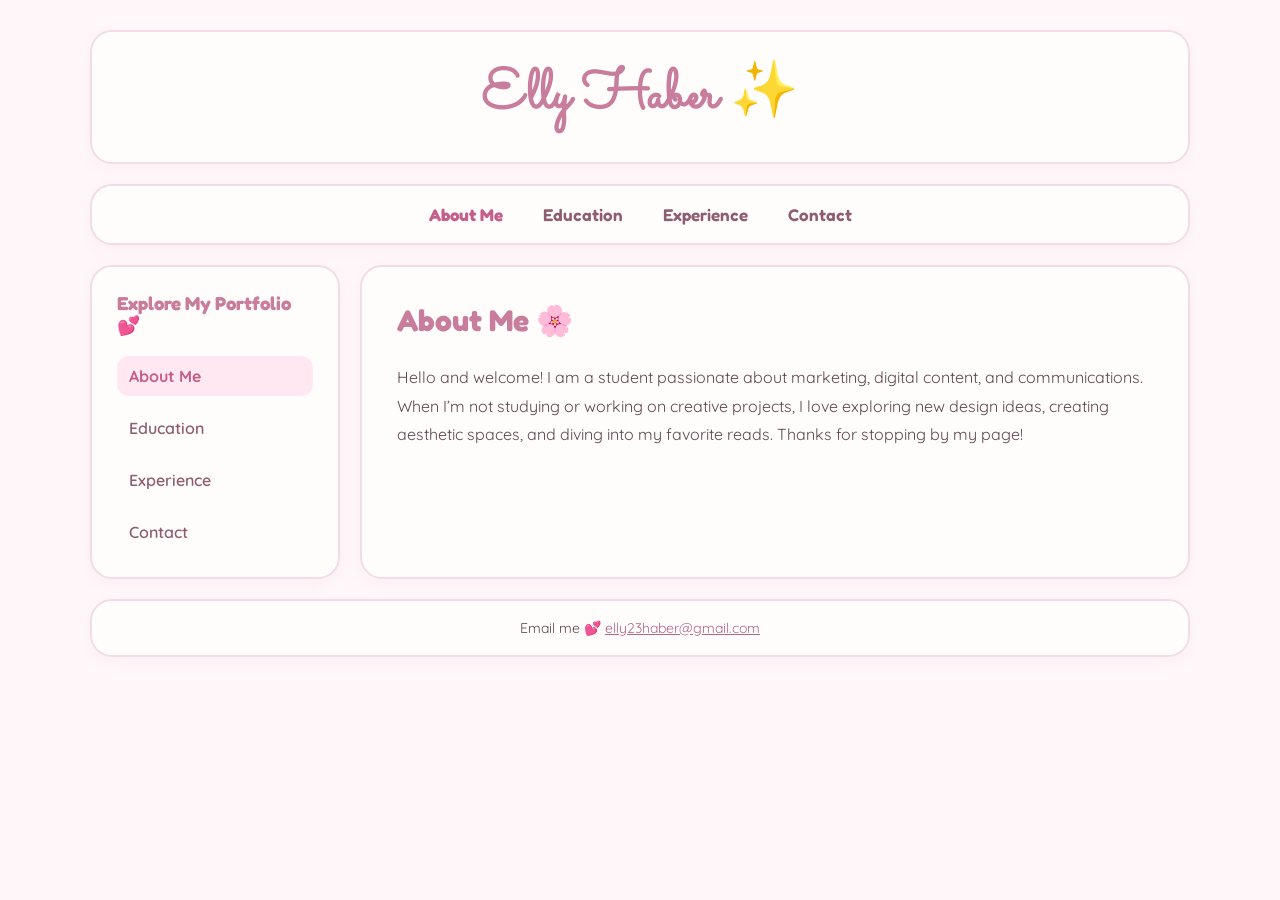
<file: index.html>
<!DOCTYPE html>
<html lang="en">
<head>
  <meta charset="UTF-8">
  <meta name="viewport" content="width=device-width, initial-scale=1.0">
  <title>Elly Haber's Website</title>

  <!-- Google Fonts -->
  <link rel="preconnect" href="https://fonts.googleapis.com">
  <link rel="preconnect" href="https://fonts.gstatic.com" crossorigin>
  <link href="https://fonts.googleapis.com/css2?family=Fredoka:wght@400;600&family=Sacramento&family=Quicksand:wght@400;600;700&display=swap" rel="stylesheet">

  <!-- CSS -->
  <link rel="stylesheet" href="style.css">
</head>

<body>

  <div class="layout-container">

    <!-- Header -->
    <header class="box header-box">
      <h1>Elly Haber ✨</h1>
    </header>


    <!-- Top Navigation -->
    <nav class="box nav-box dynamic-nav"></nav>


    <!-- Sidebar -->
    <aside class="box aside-box">

      <h3>Explore My Portfolio 💕</h3>

      <!-- Sidebar Navigation -->
      <nav class="side-nav dynamic-nav"></nav>

    </aside>


    <!-- Main Content -->
    <section class="box section-box">

      <h2>About Me 🌸</h2>

      <p>
        Hello and welcome! I am a student passionate about marketing,
        digital content, and communications. When I’m not studying or
        working on creative projects, I love exploring new design ideas,
        creating aesthetic spaces, and diving into my favorite reads.
        Thanks for stopping by my page!
      </p>

    </section>


    <!-- Footer -->
    <footer class="box footer-box">

      <p>
        Email me 💕
        <a href="mailto:elly23haber@gmail.com">
          elly23haber@gmail.com
        </a>
      </p>

    </footer>

  </div>


  <!-- JavaScript Navigation -->
  <script src="navbar.js"></script>

</body>
</html>
</file>
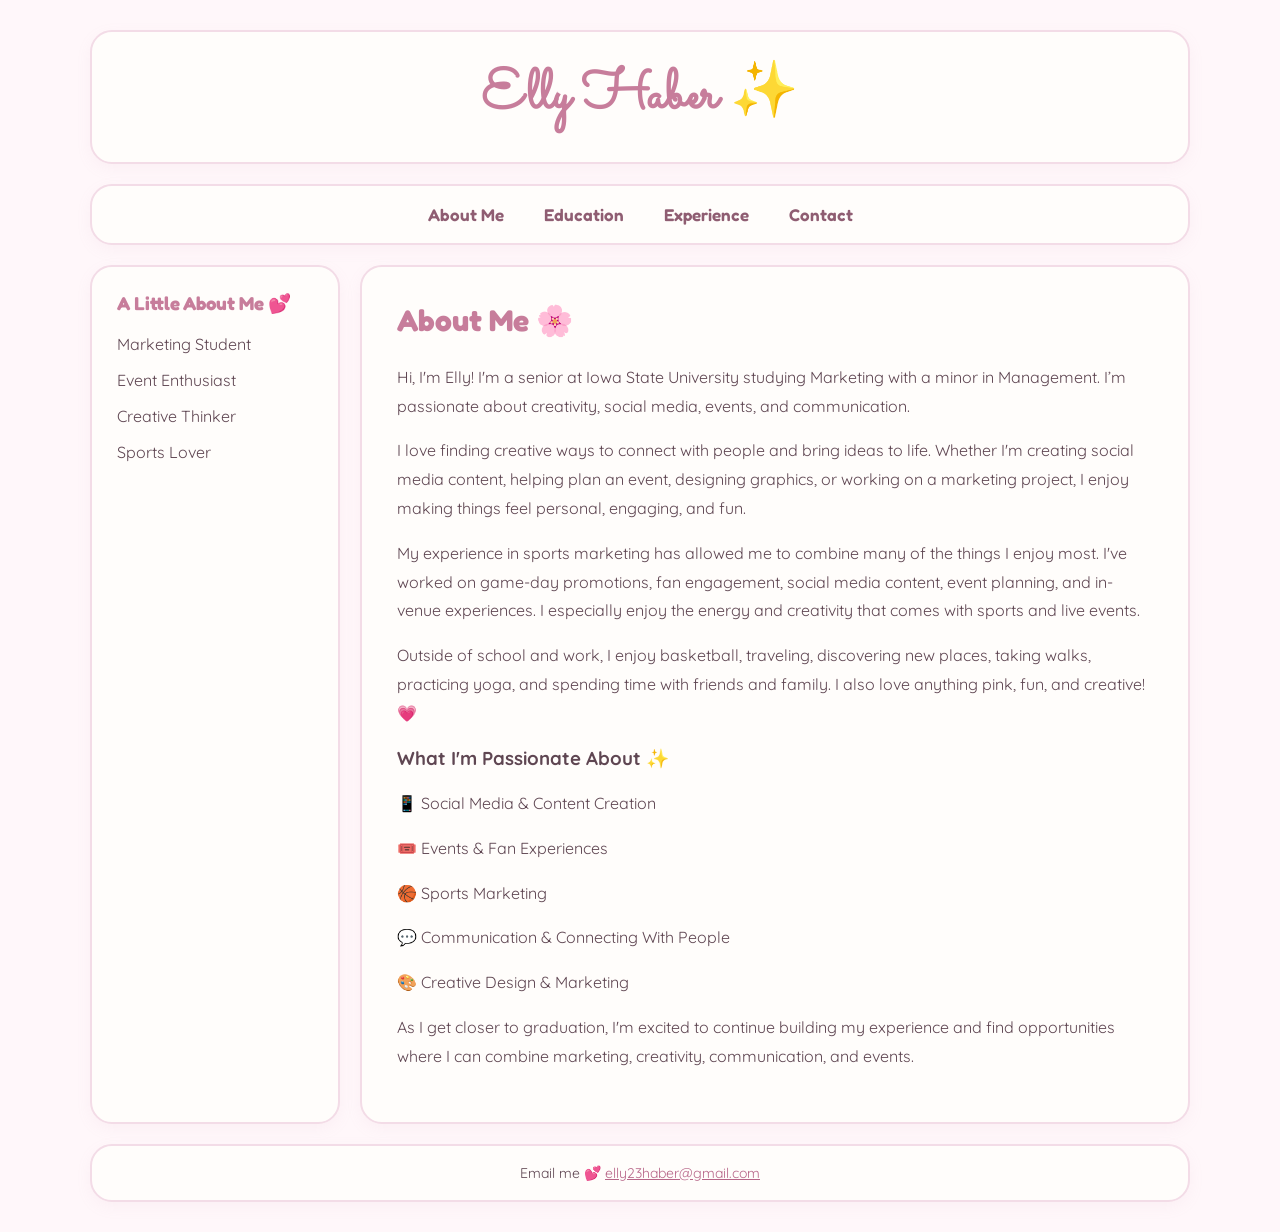
<file: about.html>
<!DOCTYPE html>
<html lang="en">
<head>
  <meta charset="UTF-8">
  <meta name="viewport" content="width=device-width, initial-scale=1.0">
  <title>About Me | Elly Haber</title>

  <!-- Google Fonts -->
  <link rel="preconnect" href="https://fonts.googleapis.com">
  <link rel="preconnect" href="https://fonts.gstatic.com" crossorigin>
  <link href="https://fonts.googleapis.com/css2?family=Fredoka:wght@400;600&family=Sacramento&family=Quicksand:wght@400;600;700&display=swap" rel="stylesheet">

  <link rel="stylesheet" href="style.css">
</head>

<body>

  <!-- Layout Container -->
  <div class="layout-container">

    <!-- Header -->
    <header class="box header-box">
      <h1>Elly Haber ✨</h1>
    </header>

    <!-- Navigation Bar -->
   <nav class="box nav-box dynamic-nav"></nav

    <!-- Sidebar -->
    <aside class="box aside-box">
      <h3>A Little About Me 💕</h3>

      <p>Marketing Student</p>
      <p>Event Enthusiast</p>
      <p>Creative Thinker</p>
      <p>Sports Lover</p>
    </aside>

    <!-- Main Section -->
    <section class="box section-box">

      <h2>About Me 🌸</h2>

      <p>
        Hi, I'm Elly! I'm a senior at Iowa State University studying 
        Marketing with a minor in Management. I’m passionate about 
        creativity, social media, events, and communication.
      </p>

      <p>
        I love finding creative ways to connect with people and bring 
        ideas to life. Whether I'm creating social media content, helping 
        plan an event, designing graphics, or working on a marketing 
        project, I enjoy making things feel personal, engaging, and fun.
      </p>

      <p>
        My experience in sports marketing has allowed me to combine many 
        of the things I enjoy most. I've worked on game-day promotions, 
        fan engagement, social media content, event planning, and 
        in-venue experiences. I especially enjoy the energy and creativity 
        that comes with sports and live events.
      </p>

      <p>
        Outside of school and work, I enjoy basketball, traveling, 
        discovering new places, taking walks, practicing yoga, and 
        spending time with friends and family. I also love anything 
        pink, fun, and creative! 💗
      </p>

      <h3>What I'm Passionate About ✨</h3>

      <div class="about-list">
        <p>📱 Social Media & Content Creation</p>
        <p>🎟️ Events & Fan Experiences</p>
        <p>🏀 Sports Marketing</p>
        <p>💬 Communication & Connecting With People</p>
        <p>🎨 Creative Design & Marketing</p>
      </div>

      <p>
        As I get closer to graduation, I'm excited to continue building 
        my experience and find opportunities where I can combine 
        marketing, creativity, communication, and events.
      </p>

    </section>

    <!-- Footer -->
    <footer class="box footer-box">
      <p>
        Email me 💕 
        <a href="mailto:elly23haber@gmail.com">
          elly23haber@gmail.com
        </a>
      </p>
    </footer>

  </div>

  <!-- Navigation Script -->
  <script src="navbar.js"></script>

</body>
</html>
</file>
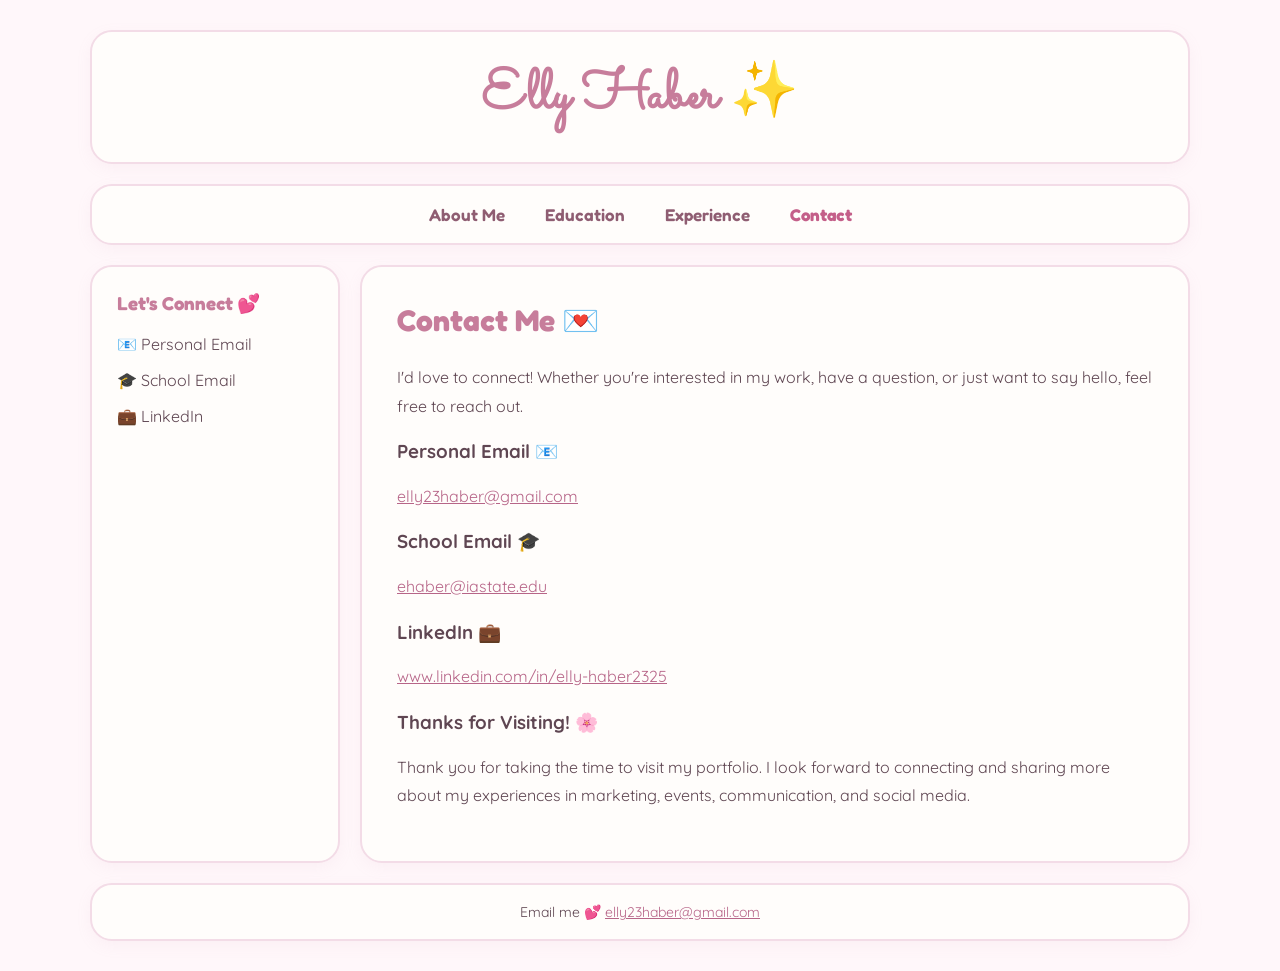
<file: contact.html>
<!DOCTYPE html>
<html lang="en">
<head>
  <meta charset="UTF-8">
  <meta name="viewport" content="width=device-width, initial-scale=1.0">
  <title>Contact | Elly Haber</title>

  <!-- Google Fonts -->
  <link rel="preconnect" href="https://fonts.googleapis.com">
  <link rel="preconnect" href="https://fonts.gstatic.com" crossorigin>
  <link href="https://fonts.googleapis.com/css2?family=Fredoka:wght@400;600&family=Sacramento&family=Quicksand:wght@400;600;700&display=swap" rel="stylesheet">

  <!-- Main CSS -->
  <link rel="stylesheet" href="style.css">
</head>

<body>

  <!-- Layout Container -->
  <div class="layout-container">

    <!-- Header -->
    <header class="box header-box">
      <h1>Elly Haber ✨</h1>
    </header>

    <!-- Navigation Bar -->
    <!-- Navigation is added automatically through navbar.js -->
   <nav class="box nav-box dynamic-nav"></nav

    <!-- Sidebar -->
    <aside class="box aside-box">

      <h3>Let's Connect 💕</h3>

      <p>📧 Personal Email</p>
      <p>🎓 School Email</p>
      <p>💼 LinkedIn</p>

    </aside>

    <!-- Main Section -->
    <section class="box section-box">

      <h2>Contact Me 💌</h2>

      <p>
        I'd love to connect! Whether you're interested in my work,
        have a question, or just want to say hello, feel free to reach out.
      </p>

      <div class="contact-info">

        <h3>Personal Email 📧</h3>
        <p>
          <a href="mailto:elly23haber@gmail.com">
            elly23haber@gmail.com
          </a>
        </p>

        <h3>School Email 🎓</h3>
        <p>
          <a href="mailto:ehaber@iastate.edu">
            ehaber@iastate.edu
          </a>
        </p>

        <h3>LinkedIn 💼</h3>
        <p>
          <a href="https://www.linkedin.com/in/elly-haber2325" target="_blank">
            www.linkedin.com/in/elly-haber2325
          </a>
        </p>

      </div>

      <h3>Thanks for Visiting! 🌸</h3>

      <p>
        Thank you for taking the time to visit my portfolio.
        I look forward to connecting and sharing more about my
        experiences in marketing, events, communication, and social media.
      </p>

    </section>

    <!-- Footer -->
    <footer class="box footer-box">

      <p>
        Email me 💕
        <a href="mailto:elly23haber@gmail.com">
          elly23haber@gmail.com
        </a>
      </p>

    </footer>

  </div>

  <!-- Navigation Script -->
  <script src="navbar.js"></script>

</body>
</html>
</file>
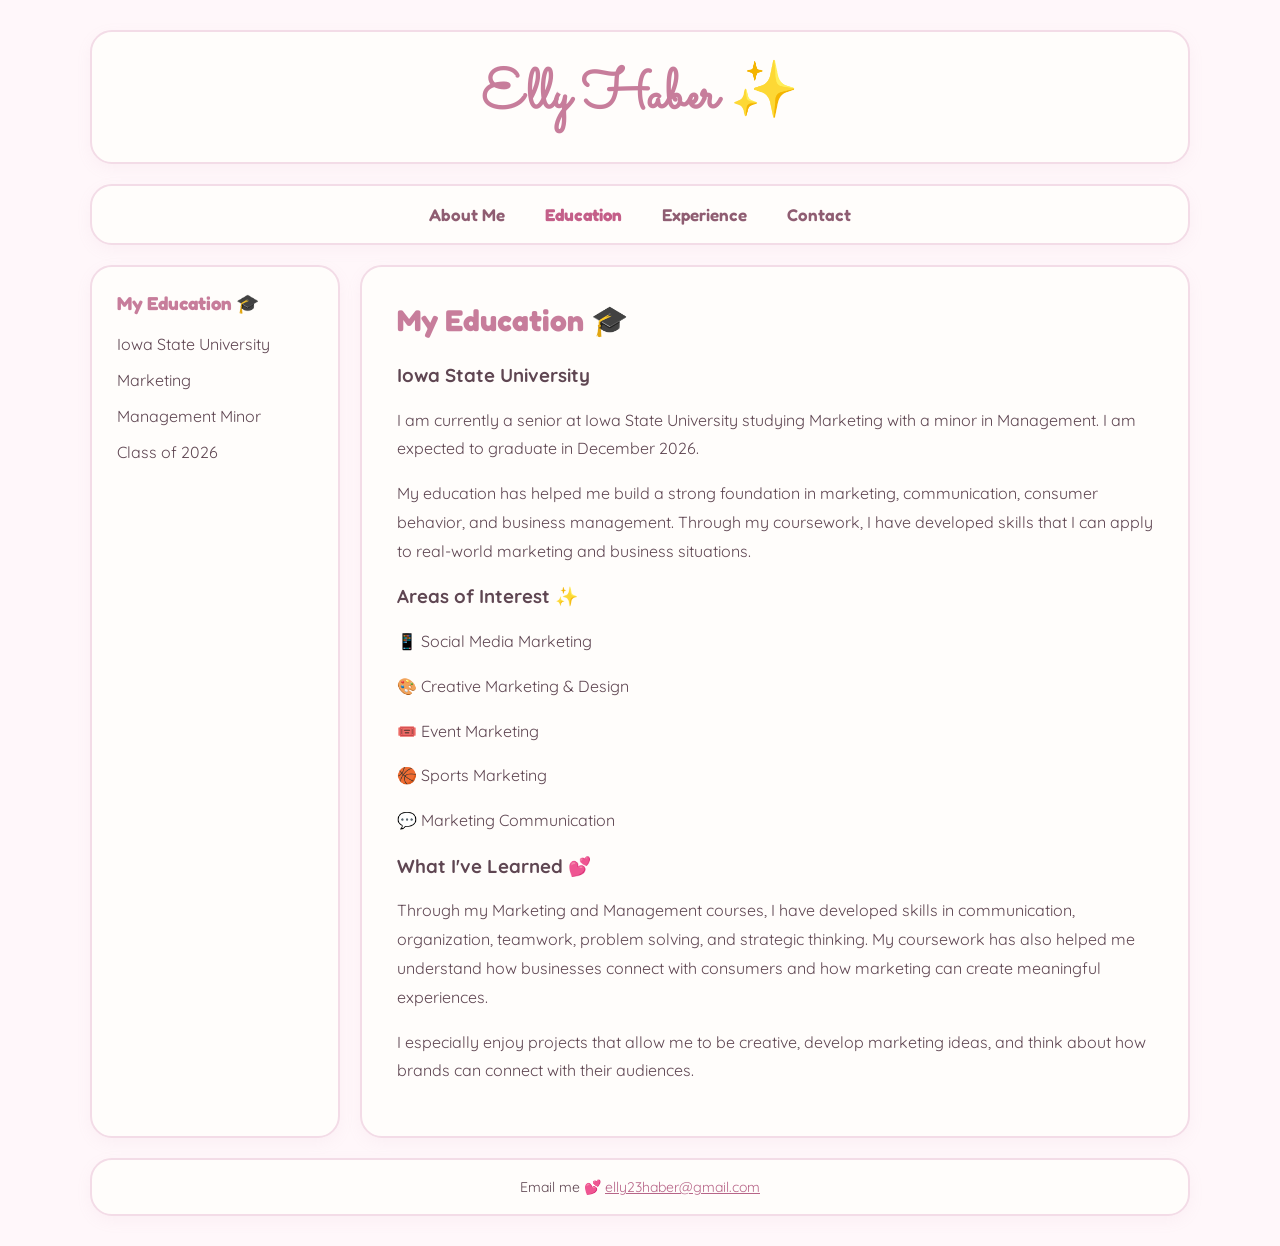
<file: education.html>
<!DOCTYPE html>
<html lang="en">
<head>
  <meta charset="UTF-8">
  <meta name="viewport" content="width=device-width, initial-scale=1.0">
  <title>My Education | Elly Haber</title>

  <!-- Google Fonts -->
  <link rel="preconnect" href="https://fonts.googleapis.com">
  <link rel="preconnect" href="https://fonts.gstatic.com" crossorigin>
  <link href="https://fonts.googleapis.com/css2?family=Fredoka:wght@400;600&family=Sacramento&family=Quicksand:wght@400;600;700&display=swap" rel="stylesheet">

  <!-- Main CSS -->
  <link rel="stylesheet" href="style.css">
</head>

<body>

  <!-- Layout Container -->
  <div class="layout-container">

    <!-- Header -->
    <header class="box header-box">
      <h1>Elly Haber ✨</h1>
    </header>

    <!-- Navigation Bar -->
    <!-- Navigation is added automatically through navbar.js -->
   <nav class="box nav-box dynamic-nav"></nav

    <!-- Sidebar -->
    <aside class="box aside-box">

      <h3>My Education 🎓</h3>

      <p>Iowa State University</p>
      <p>Marketing</p>
      <p>Management Minor</p>
      <p>Class of 2026</p>

    </aside>

    <!-- Main Section -->
    <section class="box section-box">

      <h2>My Education 🎓</h2>

      <h3>Iowa State University</h3>

      <p>
        I am currently a senior at Iowa State University studying
        Marketing with a minor in Management. I am expected to graduate
        in December 2026.
      </p>

      <p>
        My education has helped me build a strong foundation in
        marketing, communication, consumer behavior, and business
        management. Through my coursework, I have developed skills that
        I can apply to real-world marketing and business situations.
      </p>

      <h3>Areas of Interest ✨</h3>

      <div class="about-list">
        <p>📱 Social Media Marketing</p>
        <p>🎨 Creative Marketing & Design</p>
        <p>🎟️ Event Marketing</p>
        <p>🏀 Sports Marketing</p>
        <p>💬 Marketing Communication</p>
      </div>

      <h3>What I've Learned 💕</h3>

      <p>
        Through my Marketing and Management courses, I have developed
        skills in communication, organization, teamwork, problem
        solving, and strategic thinking. My coursework has also helped
        me understand how businesses connect with consumers and how
        marketing can create meaningful experiences.
      </p>

      <p>
        I especially enjoy projects that allow me to be creative,
        develop marketing ideas, and think about how brands can connect
        with their audiences.
      </p>

    </section>

    <!-- Footer -->
    <footer class="box footer-box">

      <p>
        Email me 💕
        <a href="mailto:elly23haber@gmail.com">
          elly23haber@gmail.com
        </a>
      </p>

    </footer>

  </div>

  <!-- Navigation Script -->
  <script src="navbar.js"></script>

</body>
</html>
</file>
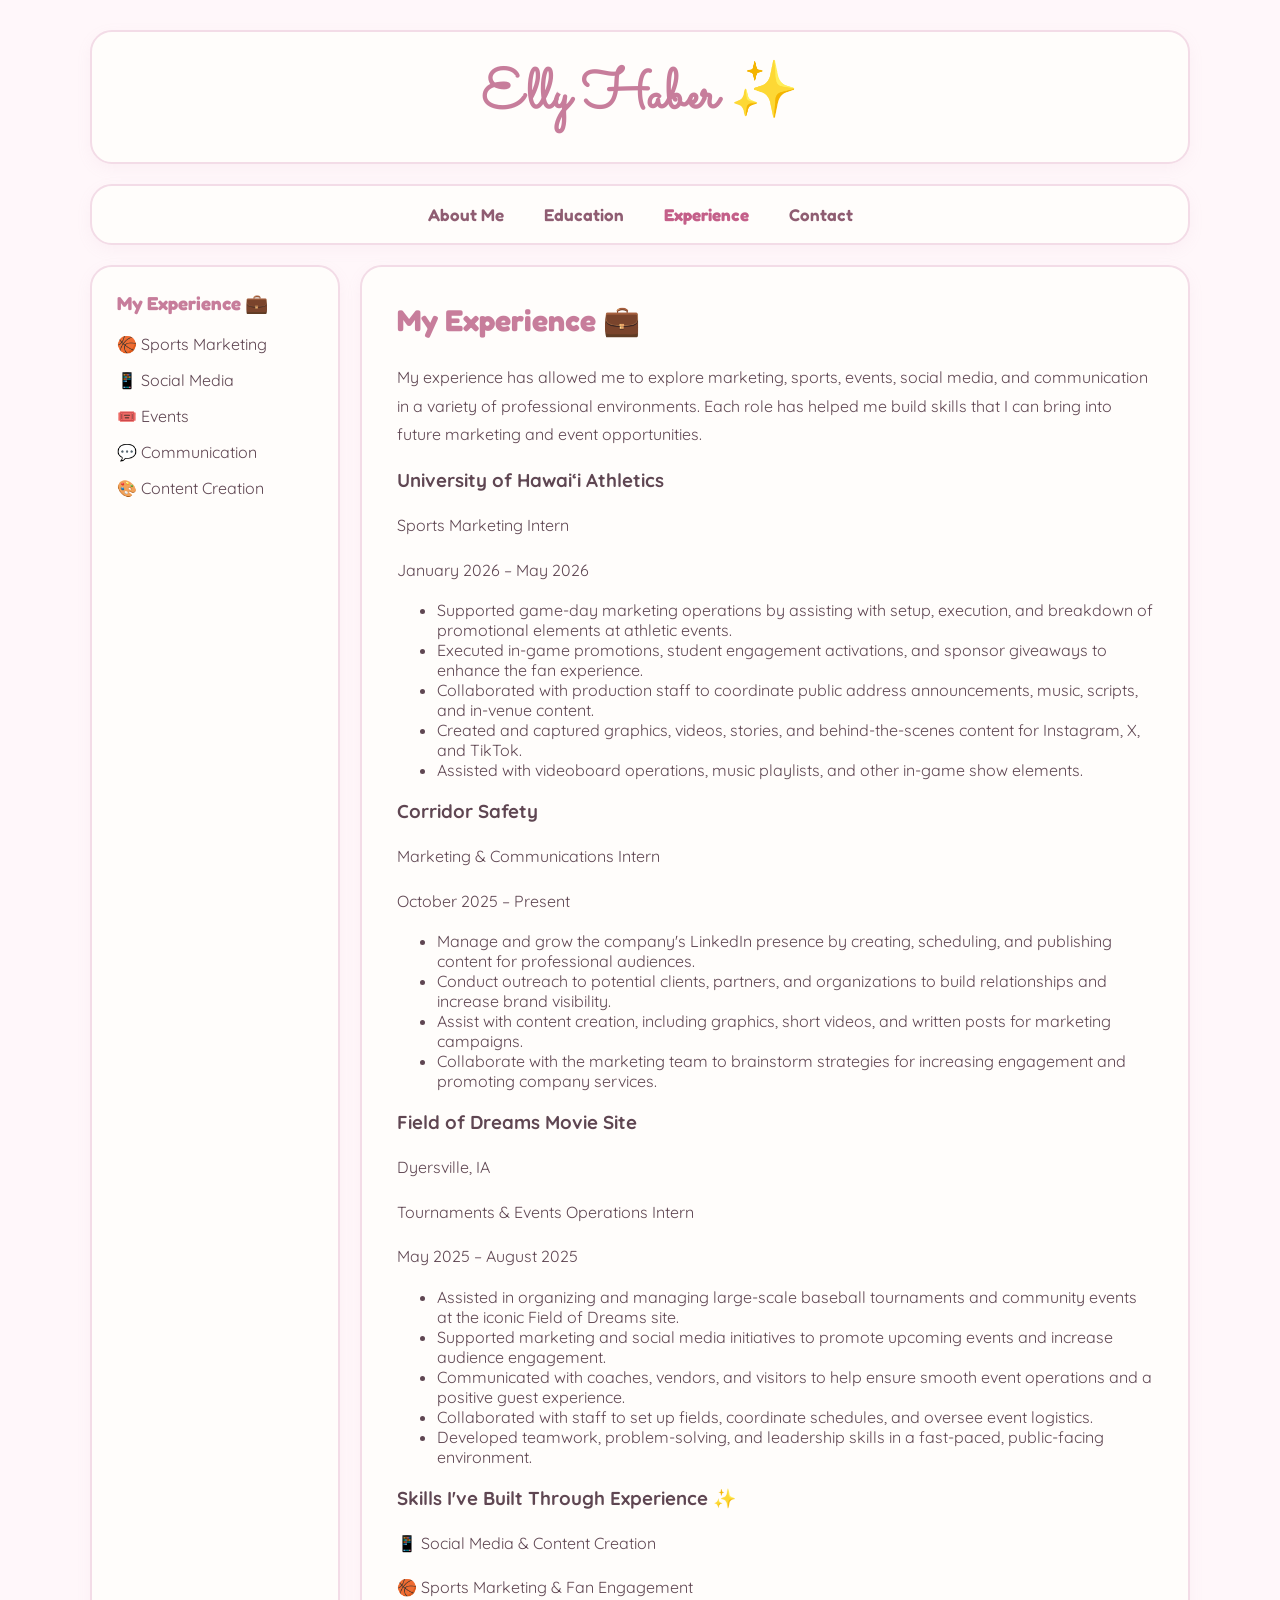
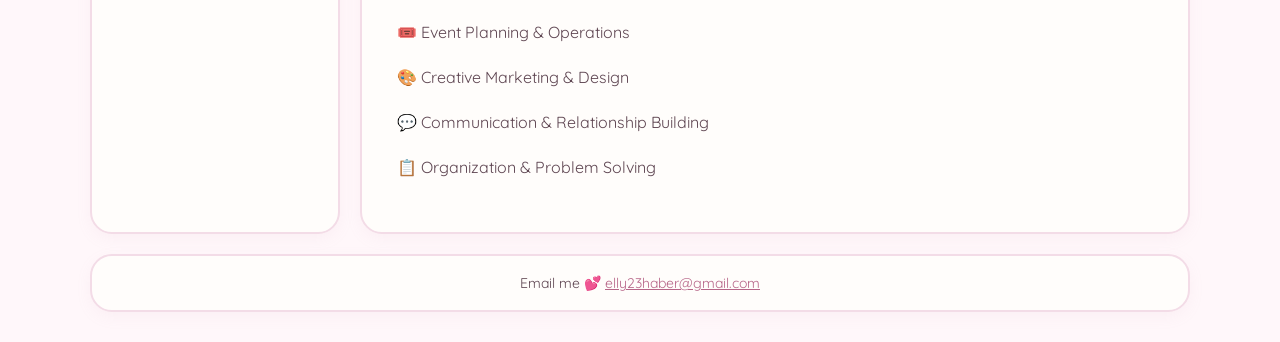
<file: experience.html>
<!DOCTYPE html>
<html lang="en">
<head>
  <meta charset="UTF-8">
  <meta name="viewport" content="width=device-width, initial-scale=1.0">

  <title>Experience | Elly Haber</title>

  <!-- Google Fonts -->
  <link rel="preconnect" href="https://fonts.googleapis.com">
  <link rel="preconnect" href="https://fonts.gstatic.com" crossorigin>
  <link href="https://fonts.googleapis.com/css2?family=Fredoka:wght@400;600&family=Sacramento&family=Quicksand:wght@400;600;700&display=swap" rel="stylesheet">

  <!-- Main CSS -->
  <link rel="stylesheet" href="style.css">
</head>

<body>

  <!-- Layout Container -->
  <div class="layout-container">

    <!-- Header -->
    <header class="box header-box">
      <h1>Elly Haber ✨</h1>
    </header>

    <!-- Navigation Bar -->
   <nav class="box nav-box dynamic-nav"></nav
    <!-- Sidebar -->
    <aside class="box aside-box">

      <h3>My Experience 💼</h3>

      <p>🏀 Sports Marketing</p>
      <p>📱 Social Media</p>
      <p>🎟️ Events</p>
      <p>💬 Communication</p>
      <p>🎨 Content Creation</p>

    </aside>


    <!-- Main Section -->
    <section class="box section-box">

      <h2>My Experience 💼</h2>

      <p>
        My experience has allowed me to explore marketing, sports,
        events, social media, and communication in a variety of
        professional environments. Each role has helped me build
        skills that I can bring into future marketing and event
        opportunities.
      </p>


      <!-- University of Hawai'i Athletics -->
      <div class="experience-card">

        <h3>University of Hawaiʻi Athletics</h3>

        <p class="experience-title">
          Sports Marketing Intern
        </p>

        <p class="experience-date">
          January 2026 – May 2026
        </p>

        <ul>
          <li>
            Supported game-day marketing operations by assisting with
            setup, execution, and breakdown of promotional elements
            at athletic events.
          </li>

          <li>
            Executed in-game promotions, student engagement activations,
            and sponsor giveaways to enhance the fan experience.
          </li>

          <li>
            Collaborated with production staff to coordinate public
            address announcements, music, scripts, and in-venue content.
          </li>

          <li>
            Created and captured graphics, videos, stories, and
            behind-the-scenes content for Instagram, X, and TikTok.
          </li>

          <li>
            Assisted with videoboard operations, music playlists,
            and other in-game show elements.
          </li>
        </ul>

      </div>


      <!-- Corridor Safety -->
      <div class="experience-card">

        <h3>Corridor Safety</h3>

        <p class="experience-title">
          Marketing & Communications Intern
        </p>

        <p class="experience-date">
          October 2025 – Present
        </p>

        <ul>
          <li>
            Manage and grow the company's LinkedIn presence by
            creating, scheduling, and publishing content for
            professional audiences.
          </li>

          <li>
            Conduct outreach to potential clients, partners, and
            organizations to build relationships and increase
            brand visibility.
          </li>

          <li>
            Assist with content creation, including graphics,
            short videos, and written posts for marketing campaigns.
          </li>

          <li>
            Collaborate with the marketing team to brainstorm
            strategies for increasing engagement and promoting
            company services.
          </li>
        </ul>

      </div>


      <!-- Field of Dreams -->
      <div class="experience-card">

        <h3>Field of Dreams Movie Site</h3>

        <p class="experience-location">
          Dyersville, IA
        </p>

        <p class="experience-title">
          Tournaments & Events Operations Intern
        </p>

        <p class="experience-date">
          May 2025 – August 2025
        </p>

        <ul>
          <li>
            Assisted in organizing and managing large-scale baseball
            tournaments and community events at the iconic Field of
            Dreams site.
          </li>

          <li>
            Supported marketing and social media initiatives to
            promote upcoming events and increase audience engagement.
          </li>

          <li>
            Communicated with coaches, vendors, and visitors to help
            ensure smooth event operations and a positive guest
            experience.
          </li>

          <li>
            Collaborated with staff to set up fields, coordinate
            schedules, and oversee event logistics.
          </li>

          <li>
            Developed teamwork, problem-solving, and leadership skills
            in a fast-paced, public-facing environment.
          </li>
        </ul>

      </div>


      <!-- Skills Section -->
      <div class="experience-skills">

        <h3>Skills I've Built Through Experience ✨</h3>

        <div class="about-list">
          <p>📱 Social Media & Content Creation</p>
          <p>🏀 Sports Marketing & Fan Engagement</p>
          <p>🎟️ Event Planning & Operations</p>
          <p>🎨 Creative Marketing & Design</p>
          <p>💬 Communication & Relationship Building</p>
          <p>📋 Organization & Problem Solving</p>
        </div>

      </div>

    </section>


    <!-- Footer -->
    <footer class="box footer-box">

      <p>
        Email me 💕
        <a href="mailto:elly23haber@gmail.com">
          elly23haber@gmail.com
        </a>
      </p>

    </footer>

  </div>


  <!-- Navigation Script -->
  <script src="navbar.js"></script>

</body>
</html>
</file>
<file: style.css>
/* =========================
   GENERAL PAGE
   ========================= */

body {
  margin: 0;
  padding: 30px;
  background-color: #fff7fa;
  font-family: "Quicksand", sans-serif;
  color: #5f4652;
}


/* =========================
   MAIN LAYOUT
   ========================= */

.layout-container {
  display: grid;
  grid-template-columns: 250px 1fr;
  grid-template-rows: auto auto 1fr auto;
  gap: 20px;
  max-width: 1100px;
  margin: 0 auto;
}


/* =========================
   BOX STYLE
   ========================= */

.box {
  background-color: #fffdfb;
  border: 2px solid #f3dce7;
  border-radius: 22px;
  box-shadow: 0 5px 15px rgba(200, 150, 175, 0.08);
}


/* =========================
   HEADER
   ========================= */

.header-box {
  grid-column: 1 / 3;
  text-align: center;
  padding: 25px;
}

.header-box h1 {
  margin: 0;
  font-family: "Sacramento", cursive;
  font-size: 55px;
  color: #c77d9b;
}


/* =========================
   TOP NAVIGATION
   ========================= */

.nav-box {
  grid-column: 1 / 3;

  display: flex;
  flex-direction: row;
  justify-content: center;
  align-items: center;

  gap: 40px;
  padding: 18px;
}


.nav-box a {
  color: #8f5d72;
  text-decoration: none;
  font-family: "Fredoka", sans-serif;
  font-size: 17px;
  font-weight: 600;

  white-space: nowrap;

  transition: 0.2s ease;
}


.nav-box a:hover {
  color: #c77d9b;
  transform: translateY(-2px);
}


.nav-box a.active {
  color: #c45f89;
  font-weight: 700;
}


/* =========================
   SIDEBAR
   ========================= */

.aside-box {
  grid-column: 1;
  grid-row: 3;

  padding: 25px;
}


.aside-box h3 {
  margin-top: 0;
  font-family: "Fredoka", sans-serif;
  color: #c77d9b;
}


/* =========================
   SIDEBAR NAVIGATION
   ========================= */

.side-nav {
  display: flex;
  flex-direction: column;

  gap: 12px;
  margin-top: 18px;
}


.side-nav a {
  color: #8f5d72;
  text-decoration: none;

  font-family: "Quicksand", sans-serif;
  font-weight: 600;

  padding: 10px 12px;

  border-radius: 12px;

  transition: 0.2s ease;
}


.side-nav a:hover {
  background-color: #fff0f6;
  color: #c45f89;
}


.side-nav a.active {
  background-color: #ffe8f1;
  color: #c45f89;
  font-weight: 700;
}


/* =========================
   MAIN CONTENT
   ========================= */

.section-box {
  grid-column: 2;
  grid-row: 3;

  padding: 35px;
}


.section-box h2 {
  margin-top: 0;

  font-family: "Fredoka", sans-serif;
  color: #c77d9b;
  font-size: 30px;
}


.section-box p {
  font-size: 16px;
  line-height: 1.8;
}


/* =========================
   LINKS
   ========================= */

a {
  color: #b76588;
}


a:hover {
  color: #c45f89;
}


/* =========================
   FOOTER
   ========================= */

.footer-box {
  grid-column: 1 / 3;

  text-align: center;
  padding: 18px;
}


.footer-box p {
  margin: 0;
  font-size: 14px;
}


/* =========================
   MOBILE
   ========================= */

@media (max-width: 700px) {

  body {
    padding: 15px;
  }

  .layout-container {
    display: flex;
    flex-direction: column;
  }


  .header-box,
  .nav-box,
  .aside-box,
  .section-box,
  .footer-box {
    width: auto;
  }


  /* Keep top navigation side-by-side */
  .nav-box {
    display: flex;
    flex-direction: row;
    flex-wrap: wrap;
    gap: 15px;
  }

}
</file>
